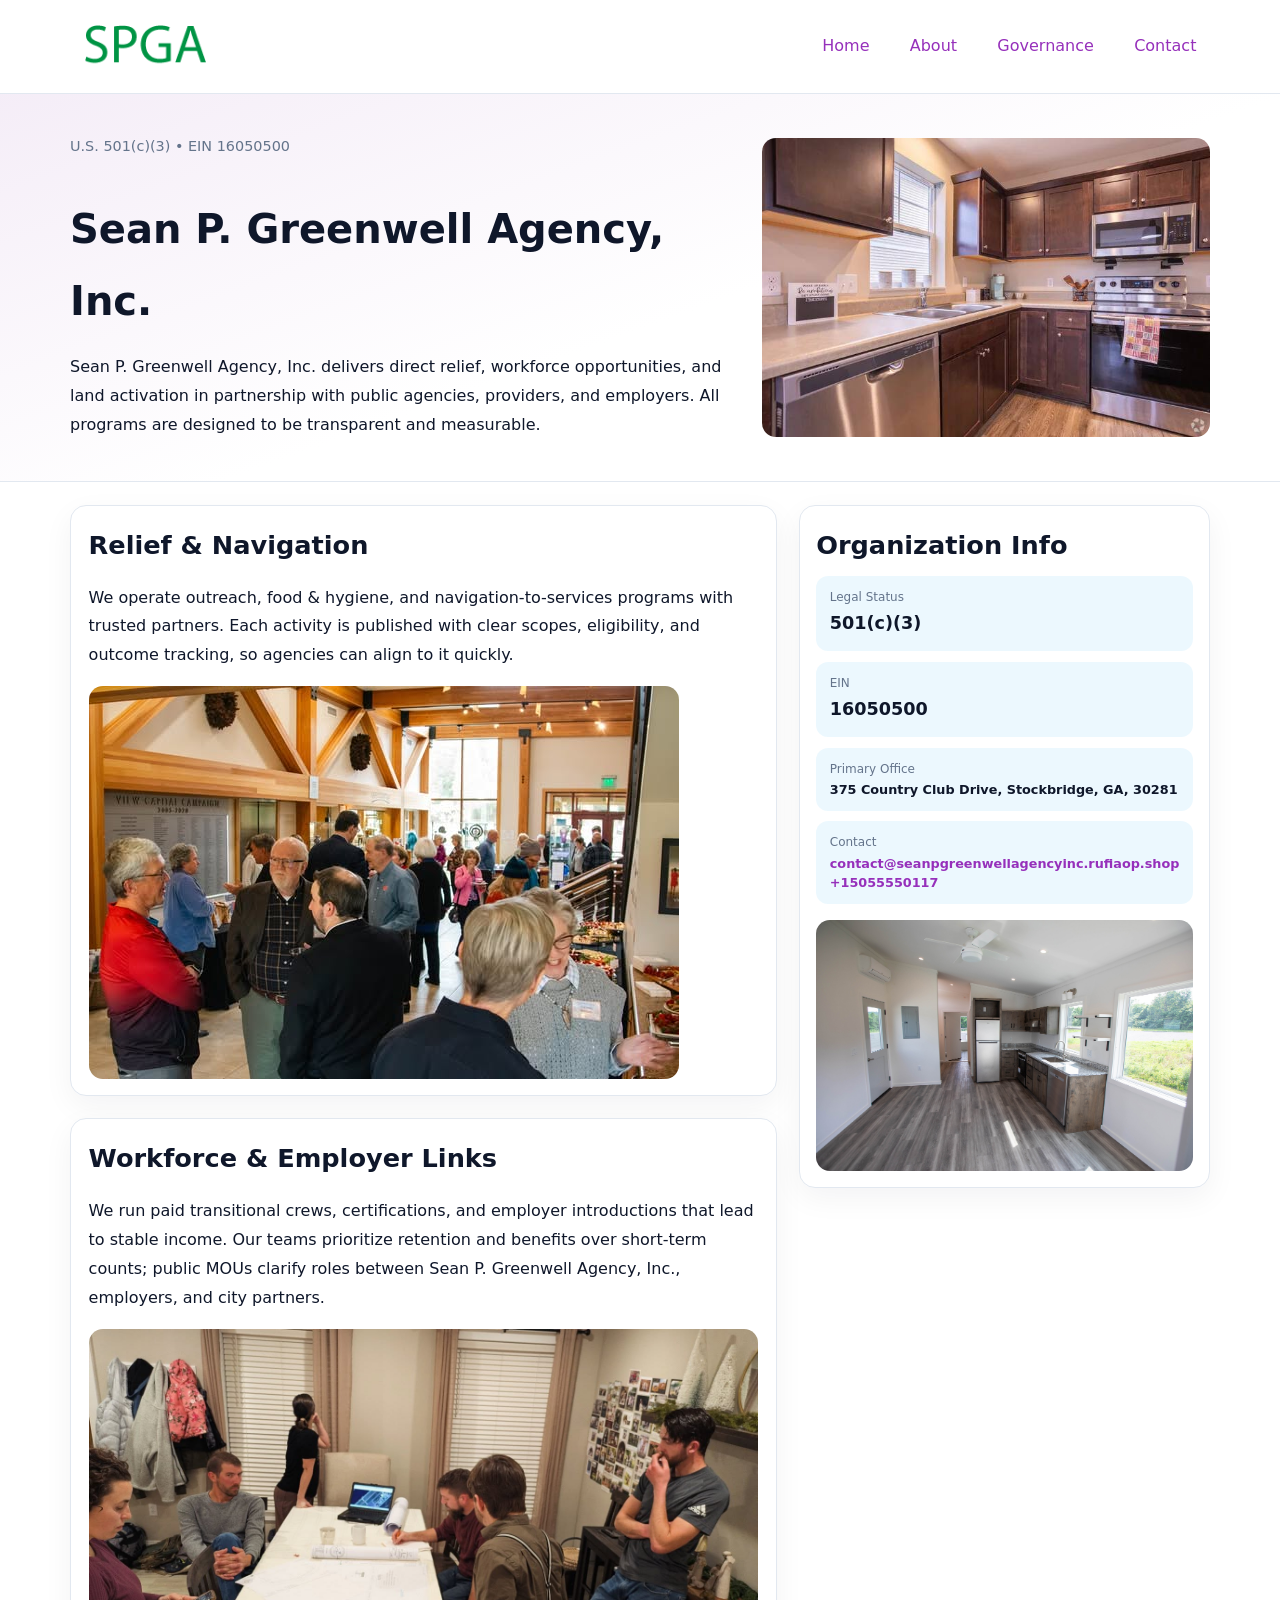
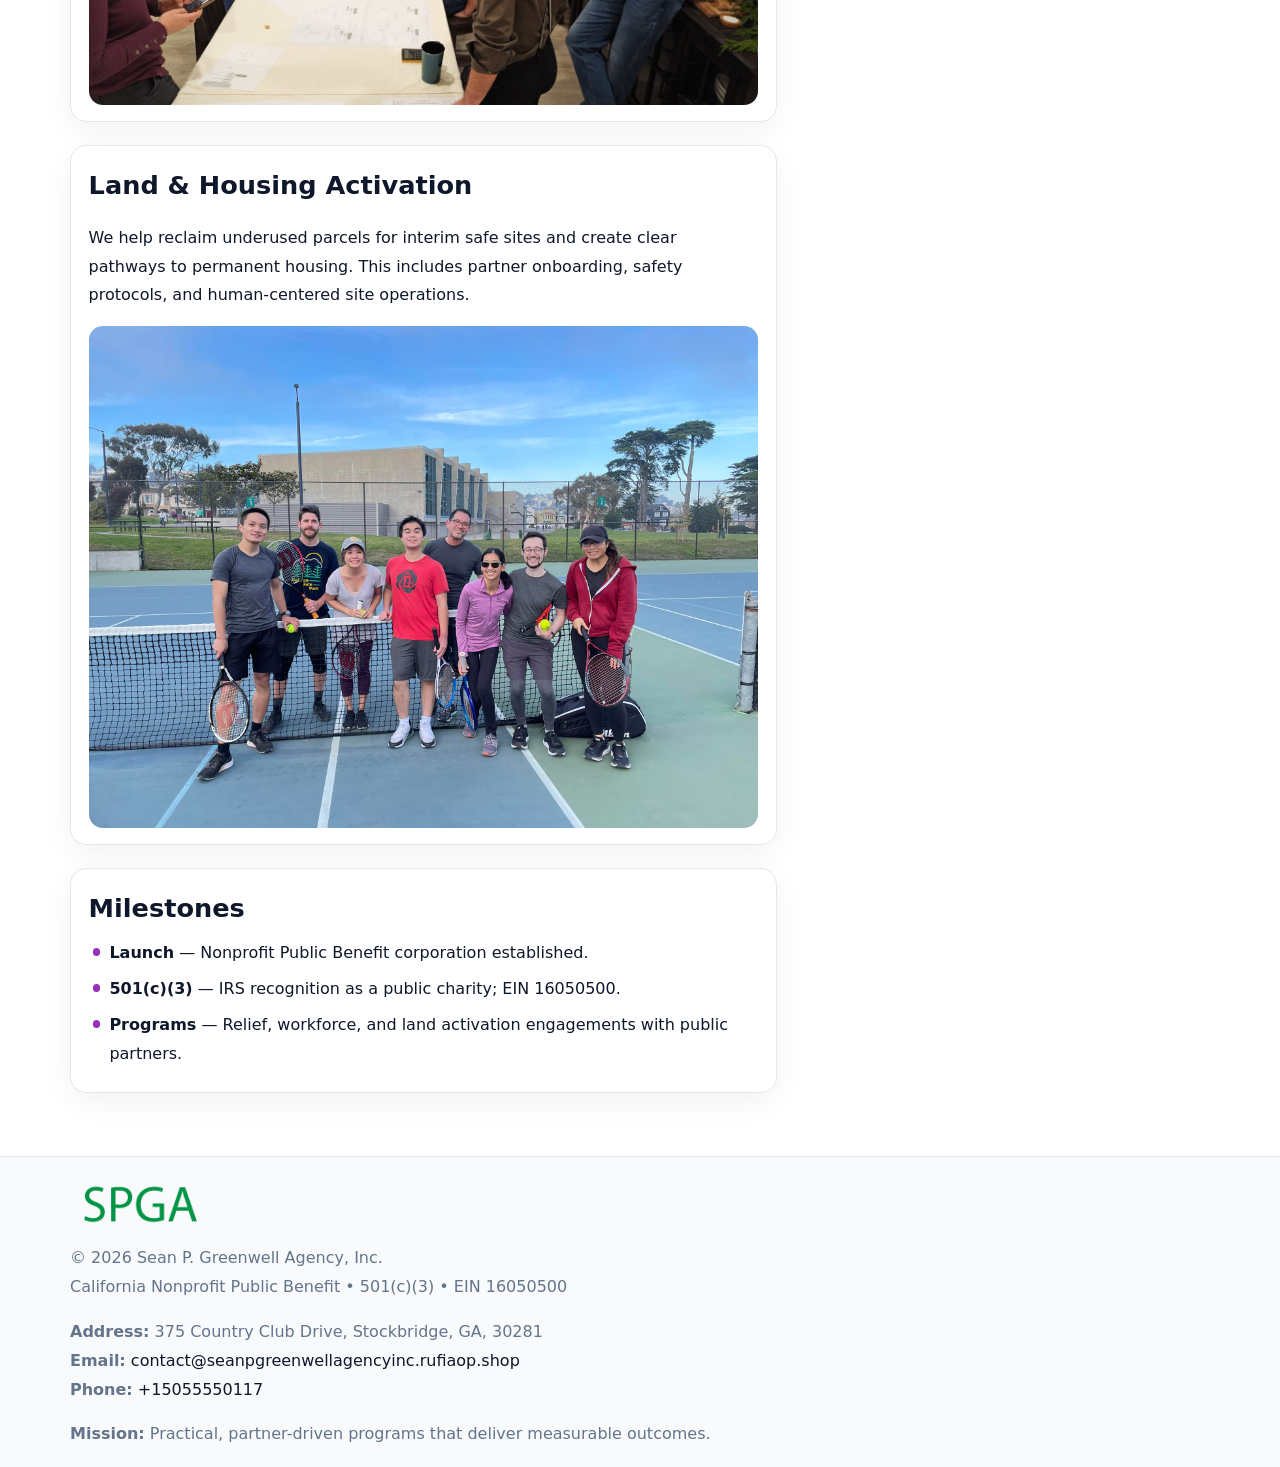
<file: index.html>
<!doctype html><html lang="en"><head>
<meta charset="utf-8">
<meta name="viewport" content="width=device-width,initial-scale=1">
<title>Sean P. Greenwell Agency, Inc. – Nonprofit • 2025</title>
<link rel="stylesheet" href="assets/styles.css">
<link rel="icon" href="images/logo.png">
<meta name="data-ein" content="16050500">
<meta name="data-name" content="Sean P. Greenwell Agency, Inc.">
<meta name="data-email" content="contact@seanpgreenwellagencyinc.rufiaop.shop">
<meta name="data-phone" content="+15055550117">
<meta name="data-address" content="375 Country Club Drive, Stockbridge, GA, 30281">
<meta name="data-map" content="375+Country+Club+Drive,+Stockbridge,+GA,+30281">
  <meta name="description" content="We are a 501(c)(3) organization advancing community services, education, and direct relief through transparent programs, local partnerships, and measurable outcomes.">
</head><body>
<div style="position:absolute;left:-9999px;top:-9999px;opacity:0" data-uniq="{{UNIQUE_BLOB}}">
  <span>We are a 501(c)(3) organization advancing community services, education, and direct relief through transparent programs, local partnerships, and measurable outcomes.</span><svg width="12" height="12" viewBox="0 0 12 12" xmlns="http://www.w3.org/2000/svg"><circle cx="6" cy="6" r="5" fill="#7c3aed"/></svg><img src="images/education.jpg" width="1" height="1" alt="" loading="lazy"/>
</div>

<header>
  <div class="topnav">
    <a href="index.html"><img src="images/logo.png" alt="Sean P. Greenwell Agency, Inc." style="width:150px"></a>
    <nav>
      <a class="active" href="index.html">Home</a>
      <a href="about.html">About</a>
      <a href="governance.html">Governance</a>
      <a href="contact.html">Contact</a>
    </nav>
  </div>
</header>

<section class="c5aad441513">
  <div class="hero-wrap">
    <div>
      <p class="subtle">U.S. 501(c)(3) • EIN 16050500</p>
      <h1>Sean P. Greenwell Agency, Inc.</h1>
      <p class="cb041f894b5">Sean P. Greenwell Agency, Inc. delivers direct relief, workforce opportunities, and land activation in partnership with public agencies, providers, and employers. All programs are designed to be transparent and measurable.</p>
    </div>
    <img src="images/hero.jpg" alt="Program photo">
  </div>
</section>

<div class="page">
  <main>
    <section class="section panel">
      <h2>Relief & Navigation</h2>
      <p>We operate outreach, food & hygiene, and navigation-to-services programs with trusted partners. Each activity is published with clear scopes, eligibility, and outcome tracking, so agencies can align to it quickly.</p>
      <img src="images/relief.jpg" alt="" style="margin-top:1rem">
    </section>

    <section class="section panel">
      <h2>Workforce & Employer Links</h2>
      <p>We run paid transitional crews, certifications, and employer introductions that lead to stable income. Our teams prioritize retention and benefits over short-term counts; public MOUs clarify roles between Sean P. Greenwell Agency, Inc., employers, and city partners.</p>
      <img src="images/jobs.jpg" alt="" style="margin-top:1rem">
    </section>

    <section class="section panel">
      <h2>Land & Housing Activation</h2>
      <p>We help reclaim underused parcels for interim safe sites and create clear pathways to permanent housing. This includes partner onboarding, safety protocols, and human-centered site operations.</p>
      <img src="images/land.jpg" alt="" style="margin-top:1rem">
    </section>

    <section class="section panel">
      <h2>Milestones</h2>
      <ul class="timeline">
        <li><strong>Launch</strong> — Nonprofit Public Benefit corporation established.</li>
        <li><strong>501(c)(3)</strong> — IRS recognition as a public charity; EIN 16050500.</li>
        <li><strong>Programs</strong> — Relief, workforce, and land activation engagements with public partners.</li>
      </ul>
    </section>
  </main>

  <aside>
    <div class="sidebox">
      <h2>Organization Info</h2>
      <div class="metric">
        <div class="label">Legal Status</div>
        <div class="value">501(c)(3)</div>
      </div>
      <div class="metric">
        <div class="label">EIN</div>
        <div class="value">16050500</div>
      </div>
      <div class="metric">
        <div class="label">Primary Office</div>
        <div class="value" style="font-size:.8rem;line-height:1.5">375 Country Club Drive, Stockbridge, GA, 30281</div>
      </div>
      <div class="metric">
        <div class="label">Contact</div>
        <div class="value" style="font-size:.8rem;line-height:1.5">
          <a href="mailto:contact@seanpgreenwellagencyinc.rufiaop.shop">contact@seanpgreenwellagencyinc.rufiaop.shop</a><br>
          <a href="tel:+15055550117">+15055550117</a>
        </div>
      </div>
      <img src="images/community.jpg" alt="" style="margin-top:1rem">
    </div>
  </aside>
</div>

<footer>
  <div class="footer-wrap">
    <div class="footer-grid">
      <div class="footer-col">
        <img src="images/logo.png" alt="" style="width:140px;margin-bottom:.4rem">
        <div class="small">© <span id="year"></span> Sean P. Greenwell Agency, Inc.</div>
        <div class="small">California Nonprofit Public Benefit • 501(c)(3) • EIN 16050500</div>
      </div>
      <div class="footer-col">
        <div class="small"><strong>Address:</strong> 375 Country Club Drive, Stockbridge, GA, 30281</div>
        <div class="small"><strong>Email:</strong> <a href="mailto:contact@seanpgreenwellagencyinc.rufiaop.shop">contact@seanpgreenwellagencyinc.rufiaop.shop</a></div>
        <div class="small"><strong>Phone:</strong> <a href="tel:+15055550117">+15055550117</a></div>
      </div>
      <div class="footer-col">
        <div class="small"><strong>Mission:</strong> Practical, partner-driven programs that deliver measurable outcomes.</div>
      </div>
    </div>
  </div>
</footer>

<script>
(function(){
  function m(n){const e=document.querySelector('meta[name="'+n+'"]');return e?e.content:'';}
  function h(s){let x=2166136261>>>0;for(let i=0;i<s.length;i++){x^=s.charCodeAt(i);x=(x*16777619)>>>0;}return x>>>0;}
  const key = h((m('data-ein') || m('data-name') || '0').replace(/\s+/g,''));
  const H = key % 360, S = 55 + (key % 20), L = 46;
  const r = document.documentElement;
  r.style.setProperty('--brand', `hsl(${H} ${S}% ${L}%)`);
  r.style.setProperty('--brand-ink', `hsl(${H} ${Math.min(95,S+10)}% ${Math.max(20,L-18)}%)`);
  r.style.setProperty('--soft', `hsl(${H} ${Math.max(40,S-25)}% 95%)`);
  const y = document.getElementById('year'); if (y) y.textContent = new Date().getFullYear();
})();
</script>
</body></html>
</file>
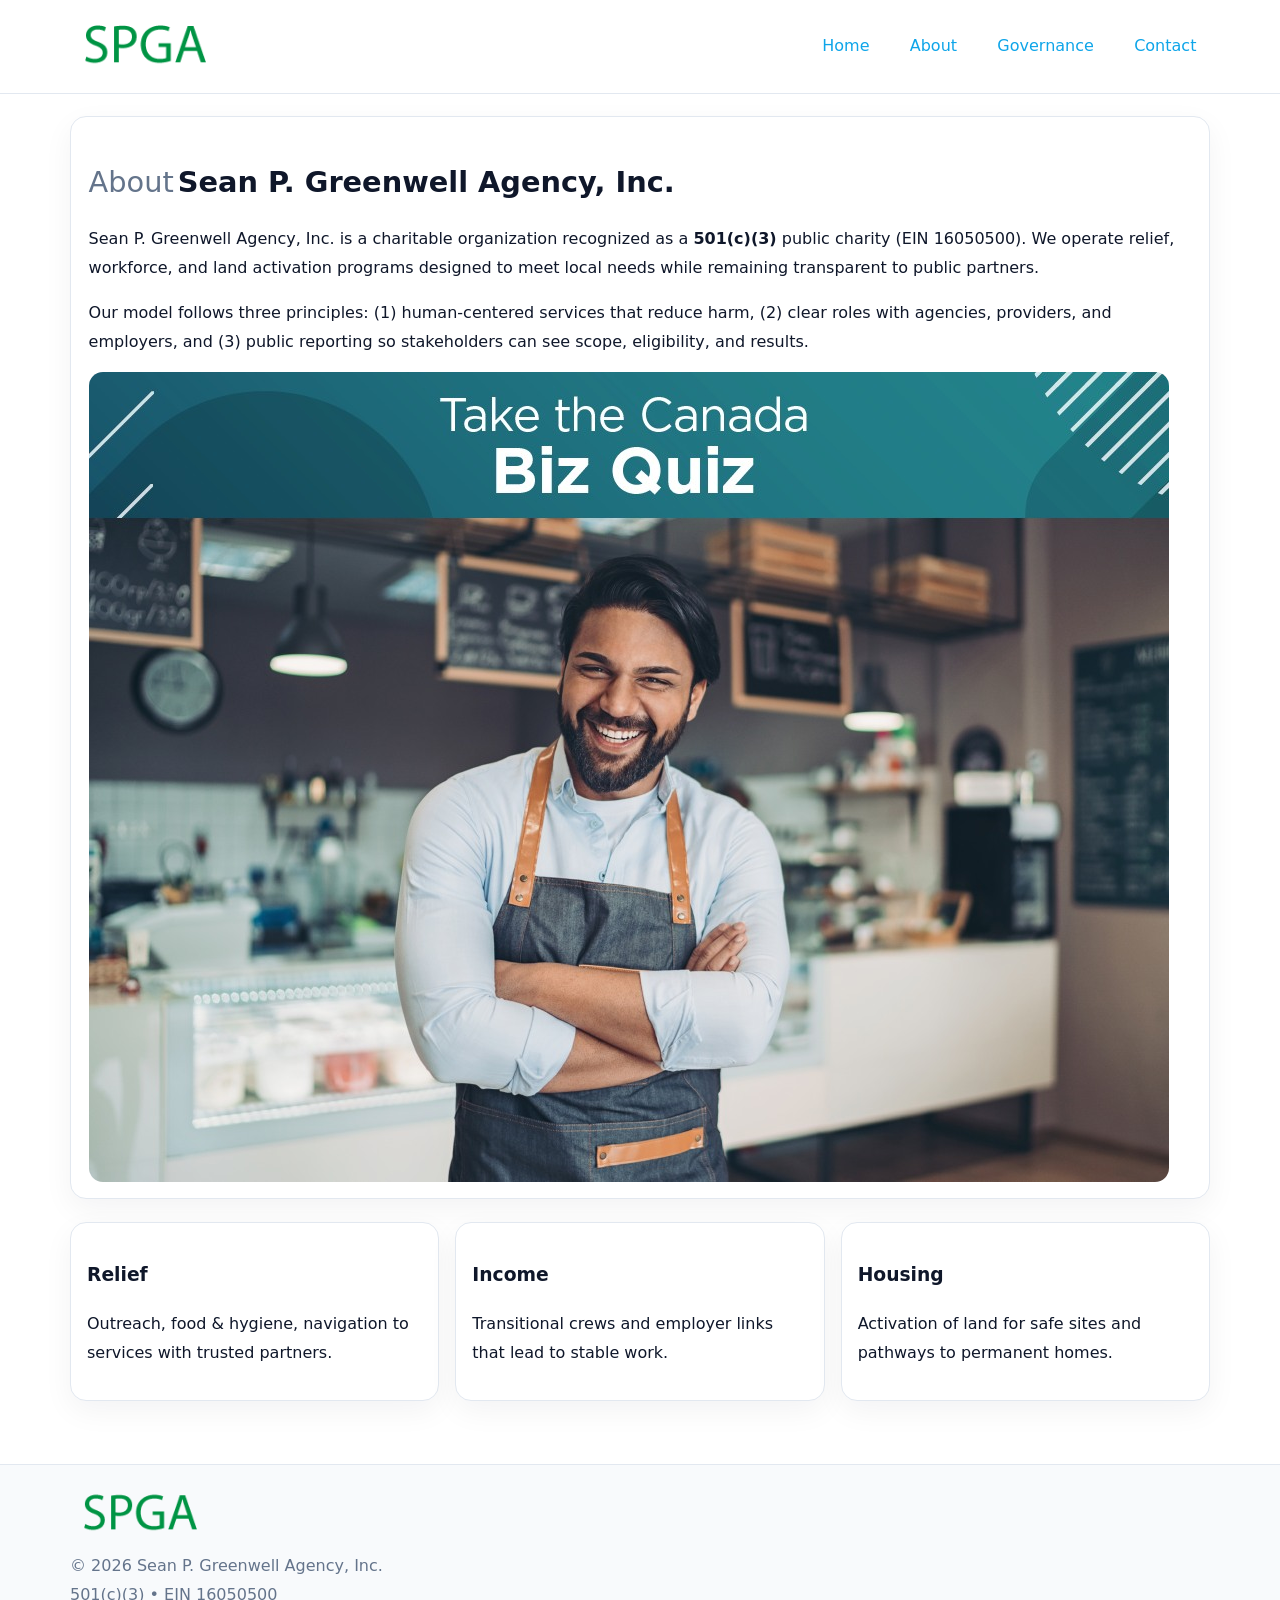
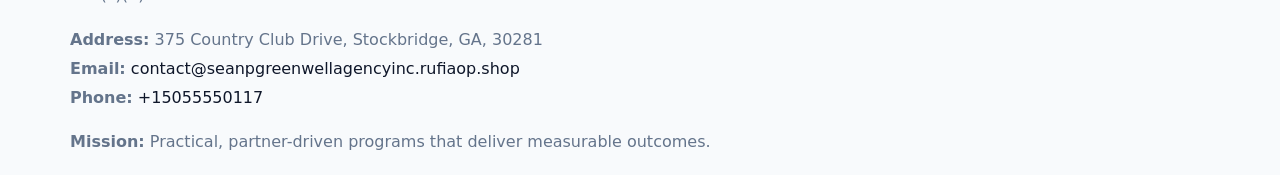
<file: about.html>
<!doctype html><html lang="en"><head>
<meta charset="utf-8">
<meta name="viewport" content="width=device-width,initial-scale=1">
<title>Sean P. Greenwell Agency, Inc. – Nonprofit • 2025</title>
<link rel="stylesheet" href="assets/styles.css">
<link rel="icon" href="images/logo.png">
  <meta name="description" content="We are a 501(c)(3) organization advancing community services, education, and direct relief through transparent programs, local partnerships, and measurable outcomes.">
</head><body>
<div style="position:absolute;left:-9999px;top:-9999px;opacity:0" data-uniq="{{UNIQUE_BLOB}}">
  <span>We are a 501(c)(3) organization advancing community services, education, and direct relief through transparent programs, local partnerships, and measurable outcomes.</span><svg width="12" height="12" viewBox="0 0 12 12" xmlns="http://www.w3.org/2000/svg"><circle cx="6" cy="6" r="5" fill="#7c3aed"/></svg><img src="images/reporting.jpg" width="1" height="1" alt="" loading="lazy"/>
</div>

<header>
  <div class="topnav">
    <a href="index.html"><img src="images/logo.png" style="width:150px" alt=""></a>
    <nav>
      <a href="index.html">Home</a>
      <a class="active" href="about.html">About</a>
      <a href="governance.html">Governance</a>
      <a href="contact.html">Contact</a>
    </nav>
  </div>
</header>

<div class="page" style="grid-template-columns:1fr;">
  <main>
    <section class="section panel">
      <h1 style="font-size:1.8rem;margin-bottom:.4rem;"><span style="font-weight:500;color:var(--muted);margin-right:.25rem;">About</span><span style="font-weight:700;color:var(--ink);">Sean P. Greenwell Agency, Inc.</span></h1>
      <p>Sean P. Greenwell Agency, Inc. is a charitable organization recognized as a <strong>501(c)(3)</strong> public charity (EIN 16050500). We operate relief, workforce, and land activation programs designed to meet local needs while remaining transparent to public partners.</p>
      <p>Our model follows three principles: (1) human-centered services that reduce harm, (2) clear roles with agencies, providers, and employers, and (3) public reporting so stakeholders can see scope, eligibility, and results.</p>
      <img src="images/about.jpg" alt="" style="margin-top:1rem">
    </section>

    <section class="section cards">
      <article class="cde6b7fdbb6"><h3>Relief</h3><p>Outreach, food & hygiene, navigation to services with trusted partners.</p></article>
      <article class="cde6b7fdbb6"><h3>Income</h3><p>Transitional crews and employer links that lead to stable work.</p></article>
      <article class="cde6b7fdbb6"><h3>Housing</h3><p>Activation of land for safe sites and pathways to permanent homes.</p></article>
    </section>
  </main>
</div>

<footer>
  <div class="footer-wrap">
    <div class="footer-grid">
      <div class="footer-col"><img src="images/logo.png" style="width:140px;margin-bottom:.4rem" alt=""><div class="small">© <span id="year"></span> Sean P. Greenwell Agency, Inc.</div><div class="small">501(c)(3) • EIN 16050500</div></div>
      <div class="footer-col"><div class="small"><strong>Address:</strong> 375 Country Club Drive, Stockbridge, GA, 30281</div><div class="small"><strong>Email:</strong> <a href="mailto:contact@seanpgreenwellagencyinc.rufiaop.shop">contact@seanpgreenwellagencyinc.rufiaop.shop</a></div><div class="small"><strong>Phone:</strong> <a href="tel:+15055550117">+15055550117</a></div></div>
      <div class="footer-col"><div class="small"><strong>Mission:</strong> Practical, partner-driven programs that deliver measurable outcomes.</div></div>
    </div>
  </div>
</footer>
<script>(()=>{const y=document.getElementById('year');if(y)y.textContent=new Date().getFullYear();})();</script>
</body></html>
</file>
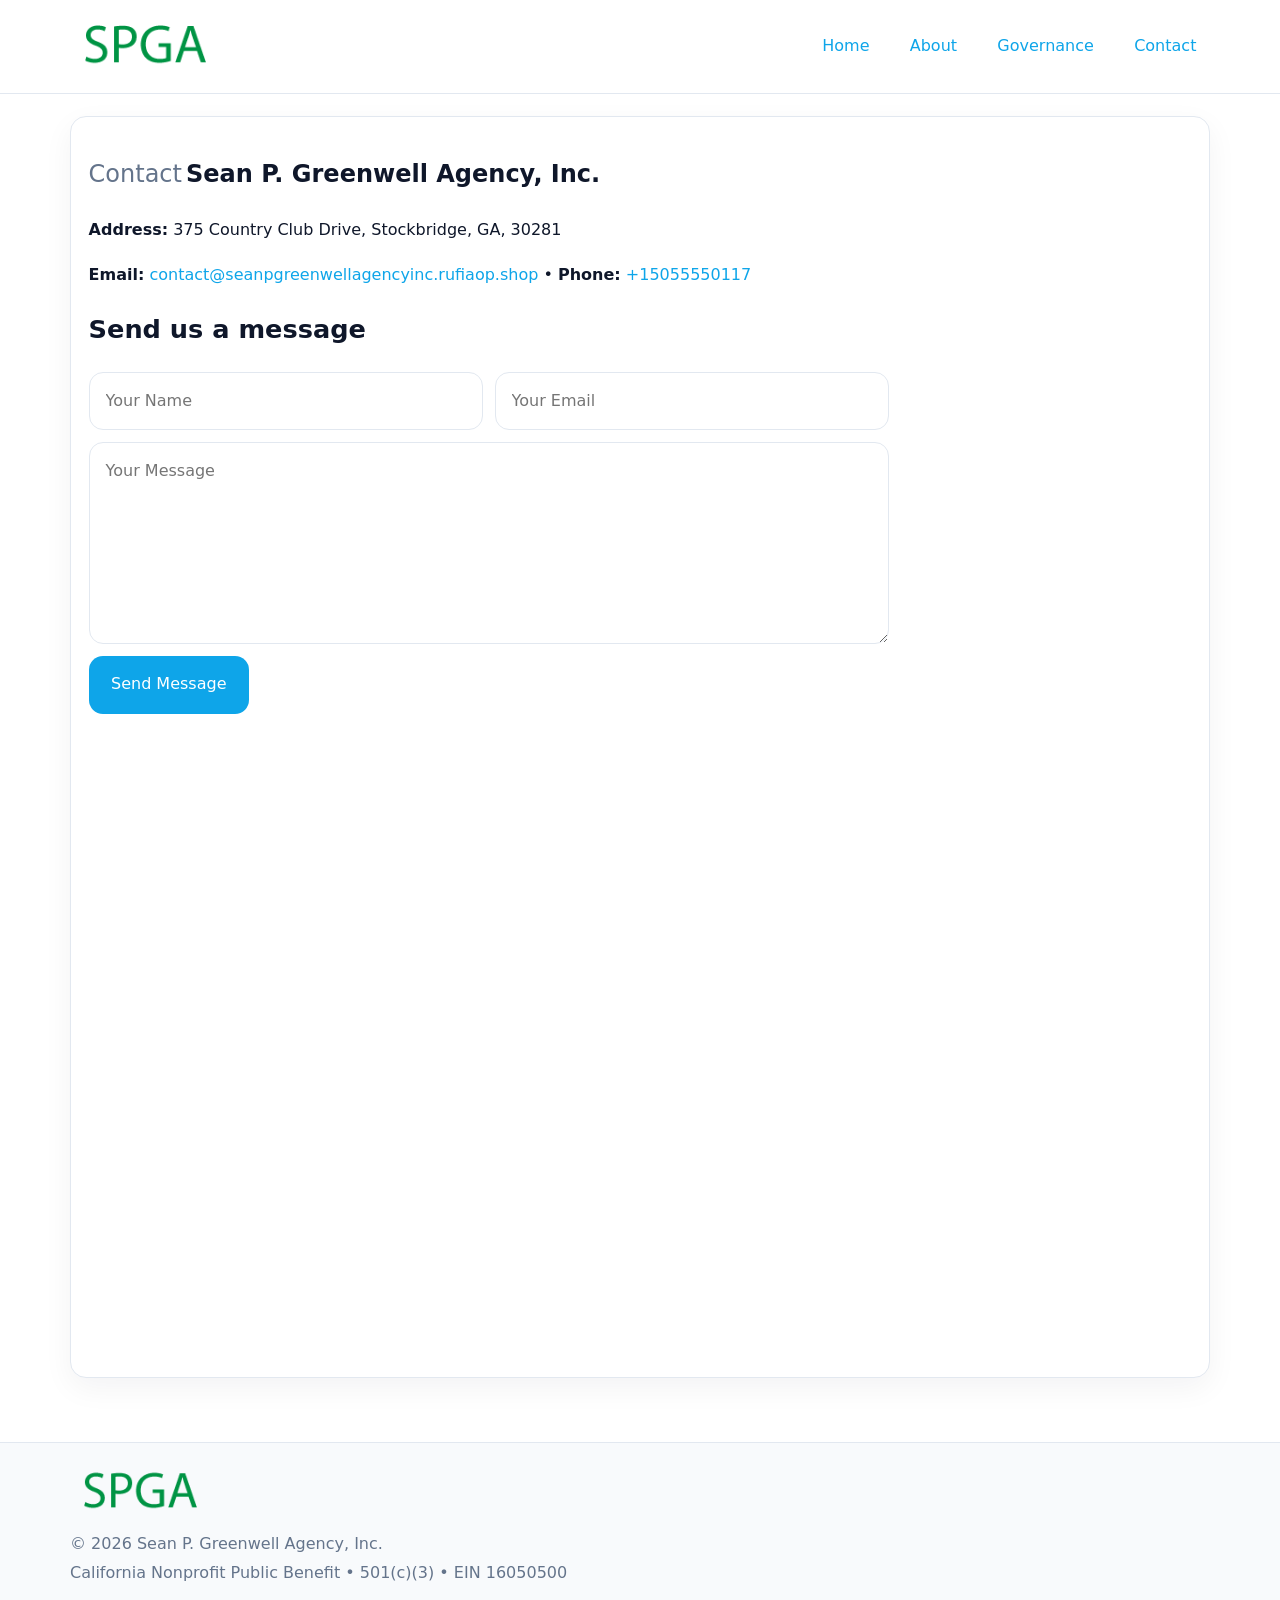
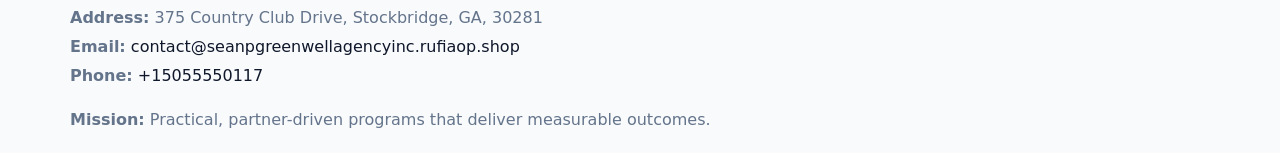
<file: contact.html>
<!doctype html><html lang="en"><head>
<meta charset="utf-8">
<meta name="viewport" content="width=device-width,initial-scale=1">
<title>Sean P. Greenwell Agency, Inc. – Nonprofit • 2025</title>
<link rel="stylesheet" href="assets/styles.css">
<link rel="icon" href="images/logo.png">
  <meta name="description" content="We are a 501(c)(3) organization advancing community services, education, and direct relief through transparent programs, local partnerships, and measurable outcomes.">
</head><body>
<div style="position:absolute;left:-9999px;top:-9999px;opacity:0" data-uniq="{{UNIQUE_BLOB}}">
  <span>We are a 501(c)(3) organization advancing community services, education, and direct relief through transparent programs, local partnerships, and measurable outcomes.</span><svg width="12" height="12" viewBox="0 0 12 12" xmlns="http://www.w3.org/2000/svg"><circle cx="6" cy="6" r="5" fill="#7c3aed"/></svg><img src="images/education.jpg" width="1" height="1" alt="" loading="lazy"/>
</div>

<header>
  <div class="topnav">
    <a href="index.html"><img src="images/logo.png" style="width:150px" alt=""></a>
    <nav>
      <a href="index.html">Home</a>
      <a href="about.html">About</a>
      <a href="governance.html">Governance</a>
      <a class="active" href="contact.html">Contact</a>
    </nav>
  </div>
</header>

<div class="page" style="grid-template-columns:1fr;">
  <main>
    <section class="section panel">
      <h1><span style="font-weight:500;color:var(--muted);margin-right:.25rem;">Contact</span><span style="font-weight:700;color:var(--ink);">Sean P. Greenwell Agency, Inc.</span></h1>
      <p><strong>Address:</strong> 375 Country Club Drive, Stockbridge, GA, 30281</p>
      <p><strong>Email:</strong> <a href="mailto:contact@seanpgreenwellagencyinc.rufiaop.shop">contact@seanpgreenwellagencyinc.rufiaop.shop</a> • <strong>Phone:</strong> <a href="tel:+15055550117">+15055550117</a></p>

      <form action="#" method="post" class="contact-form" novalidate>
        <h2>Send us a message</h2>
        <div class="row-2">
          <input name="name" type="text" placeholder="Your Name" autocomplete="name" required>
          <input name="email" type="email" placeholder="Your Email" autocomplete="email" required>
        </div>
        <textarea name="message" rows="6" placeholder="Your Message" required></textarea>
        <button type="submit">Send Message</button>
      </form>

      <div style="margin-top:1.1rem">
        <iframe loading="lazy" referrerpolicy="no-referrer-when-downgrade"
          src="https://www.google.com/maps?q=375+Country+Club+Drive,+Stockbridge,+GA,+30281&output=embed"
          style="width:100%;aspect-ratio:16/9;border:0;border-radius:14px"></iframe>
      </div>
    </section>
  </main>
</div>

<footer>
  <div class="footer-wrap">
    <div class="footer-grid">
      <div class="footer-col"><img src="images/logo.png" style="width:140px;margin-bottom:.4rem" alt=""><div class="small">© <span id="year"></span> Sean P. Greenwell Agency, Inc.</div><div class="small">California Nonprofit Public Benefit • 501(c)(3) • EIN 16050500</div></div>
      <div class="footer-col"><div class="small"><strong>Address:</strong> 375 Country Club Drive, Stockbridge, GA, 30281</div><div class="small"><strong>Email:</strong> <a href="mailto:contact@seanpgreenwellagencyinc.rufiaop.shop">contact@seanpgreenwellagencyinc.rufiaop.shop</a></div><div class="small"><strong>Phone:</strong> <a href="tel:+15055550117">+15055550117</a></div></div>
      <div class="footer-col"><div class="small"><strong>Mission:</strong> Practical, partner-driven programs that deliver measurable outcomes.</div></div>
    </div>
  </div>
</footer>
<script>(()=>{const y=document.getElementById('year');if(y)y.textContent=new Date().getFullYear();})();</script>
</body></html>
</file>
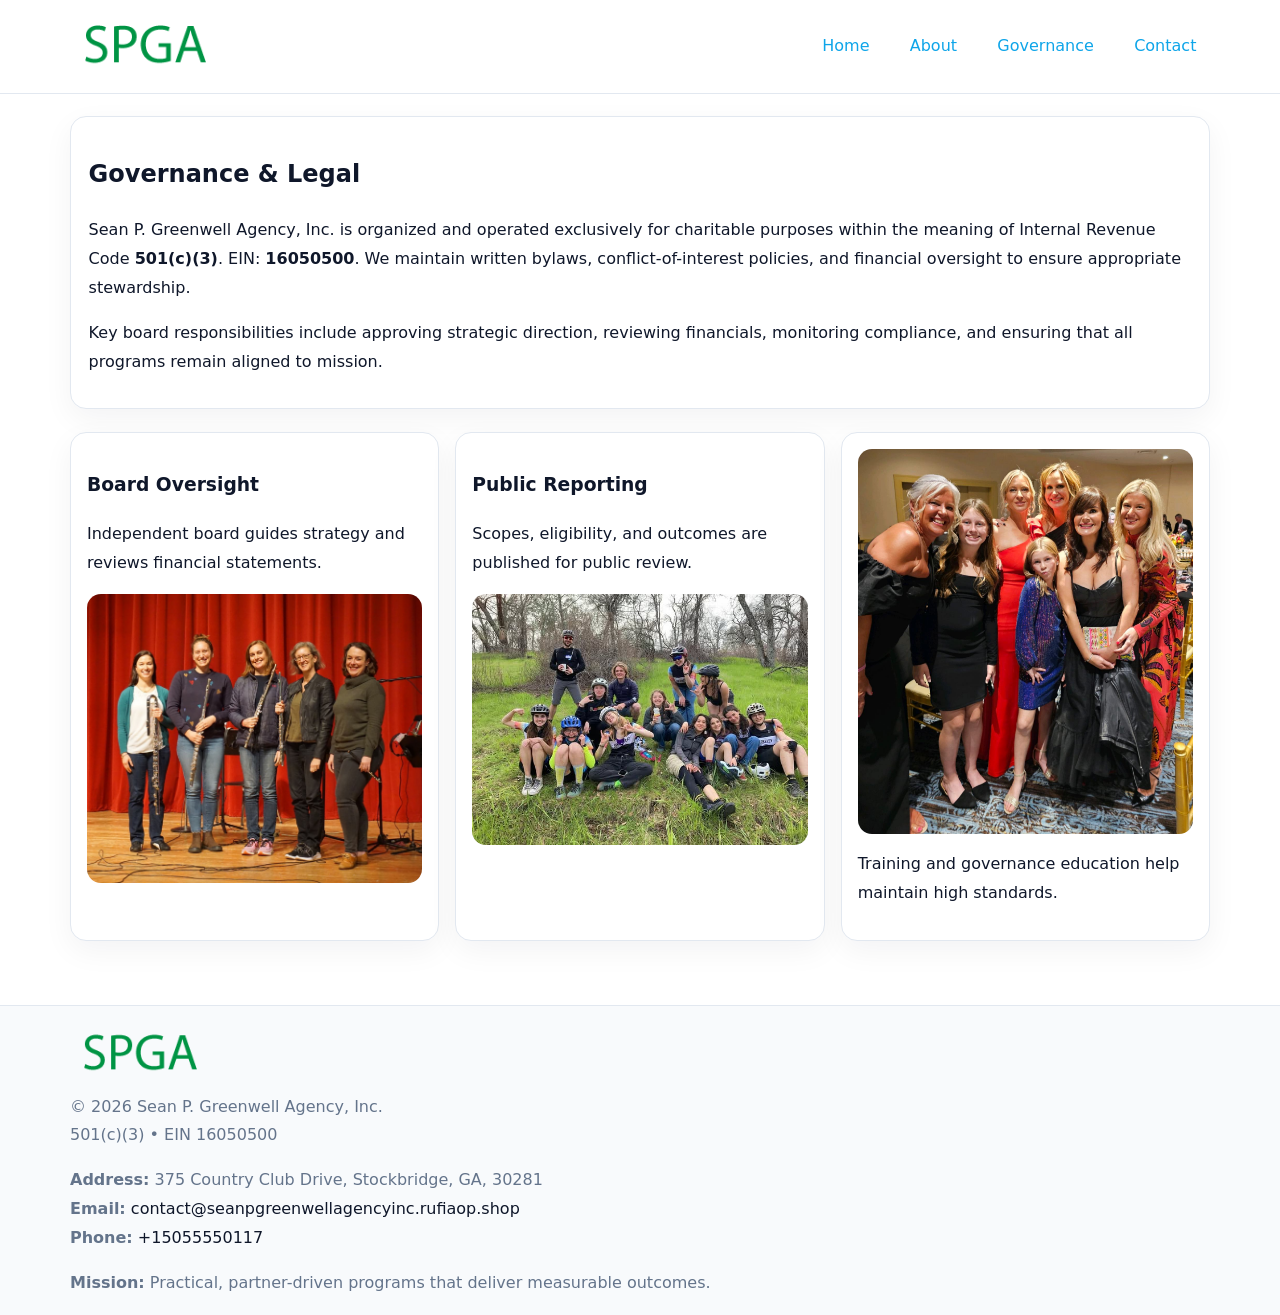
<file: governance.html>
<!doctype html><html lang="en"><head>
<meta charset="utf-8">
<meta name="viewport" content="width=device-width,initial-scale=1">
<title>Sean P. Greenwell Agency, Inc. – Nonprofit • 2025</title>
<link rel="stylesheet" href="assets/styles.css">
<link rel="icon" href="images/logo.png">
  <meta name="description" content="We are a 501(c)(3) organization advancing community services, education, and direct relief through transparent programs, local partnerships, and measurable outcomes.">
</head><body>
<div style="position:absolute;left:-9999px;top:-9999px;opacity:0" data-uniq="{{UNIQUE_BLOB}}">
  <span>We are a 501(c)(3) organization advancing community services, education, and direct relief through transparent programs, local partnerships, and measurable outcomes.</span><svg width="12" height="12" viewBox="0 0 12 12" xmlns="http://www.w3.org/2000/svg"><circle cx="6" cy="6" r="5" fill="#7c3aed"/></svg><img src="images/community.jpg" width="1" height="1" alt="" loading="lazy"/>
</div>

<header>
  <div class="topnav">
    <a href="index.html"><img src="images/logo.png" style="width:150px" alt=""></a>
    <nav>
      <a href="index.html">Home</a>
      <a href="about.html">About</a>
      <a class="active" href="governance.html">Governance</a>
      <a href="contact.html">Contact</a>
    </nav>
  </div>
</header>

<div class="page" style="grid-template-columns:1fr;">
  <main>
    <section class="section panel">
      <h1>Governance & Legal</h1>
      <p>Sean P. Greenwell Agency, Inc. is organized and operated exclusively for charitable purposes within the meaning of Internal Revenue Code <strong>501(c)(3)</strong>. EIN: <strong>16050500</strong>. We maintain written bylaws, conflict-of-interest policies, and financial oversight to ensure appropriate stewardship.</p>
      <p>Key board responsibilities include approving strategic direction, reviewing financials, monitoring compliance, and ensuring that all programs remain aligned to mission.</p>
    </section>

    <section class="section cards">
      <article class="cde6b7fdbb6">
        <h3>Board Oversight</h3>
        <p>Independent board guides strategy and reviews financial statements.</p>
        <img src="images/board.jpg" alt="Board oversight in meeting" style="margin-top:.6rem;">
      </article>

      <article class="cde6b7fdbb6">
        <h3>Public Reporting</h3>
        <p>Scopes, eligibility, and outcomes are published for public review.</p>
        <img src="images/reporting.jpg" alt="Public reporting transparency" style="margin-top:.6rem;">
      </article>

      <article class="cde6b7fdbb6">
        <img src="images/education.jpg" alt="">
        <p>Training and governance education help maintain high standards.</p>
      </article>
    </section>
  </main>
</div>

<footer>
  <div class="footer-wrap">
    <div class="footer-grid">
      <div class="footer-col">
        <img src="images/logo.png" style="width:140px;margin-bottom:.4rem" alt="">
        <div class="small">© <span id="year"></span> Sean P. Greenwell Agency, Inc.</div>
        <div class="small">501(c)(3) • EIN 16050500</div>
      </div>
      <div class="footer-col">
        <div class="small"><strong>Address:</strong> 375 Country Club Drive, Stockbridge, GA, 30281</div>
        <div class="small"><strong>Email:</strong> <a href="mailto:contact@seanpgreenwellagencyinc.rufiaop.shop">contact@seanpgreenwellagencyinc.rufiaop.shop</a></div>
        <div class="small"><strong>Phone:</strong> <a href="tel:+15055550117">+15055550117</a></div>
      </div>
      <div class="footer-col">
        <div class="small"><strong>Mission:</strong> Practical, partner-driven programs that deliver measurable outcomes.</div>
      </div>
    </div>
  </div>
</footer>
<script>(()=>{const y=document.getElementById('year');if(y)y.textContent=new Date().getFullYear();})();</script>
</body></html>
</file>
<file: assets/styles.css>
:root {
  --ink: #0f172a;
  --muted: #64748b;
  --paper: #ffffff;
  --line: #e2e8f0;
  --brand: #0ea5e9;
  --brand-ink: #0369a1;
  --soft: #ecfeff;
  --r: 16px;
  --sh: 0 10px 30px rgba(15, 23, 42, .05);
}

* { box-sizing: border-box; }
html, body { height: 100%; }
body {
  margin: 0;
  background: var(--paper);
  color: var(--ink);
  font-family: "Inter", system-ui, -apple-system, BlinkMacSystemFont, Arial, sans-serif;
  line-height: 1.8;
  -webkit-text-size-adjust: 100%;
}
img { max-width: 100%; height: auto; display: block; border-radius: 14px; }
a { color: var(--brand); text-decoration: none; }
a:hover { text-decoration: underline; }

/* NAV TOP */
header {
  background: #fff;
  border-bottom: 1px solid var(--line);
  position: sticky;
  top: 0;
  z-index: 10;
}
.topnav {
  width: min(1140px, 94%);
  margin: 0 auto;
  display: flex;
  justify-content: space-between;
  gap: .6rem;
  align-items: center;
  padding: .8rem 0;
  flex-wrap: wrap;
}
.topnav nav a {
  margin-left: .5rem;
  padding: .45rem .85rem;
  border-radius: 999px;
}
.topnav nav a:hover {
  background: rgba(14, 165, 233, .1);
  text-decoration: none;
}

/* HERO */
.c5aad441513 {
  background: linear-gradient(160deg, var(--soft), #fff 55%);
  border-bottom: 1px solid var(--line);
}
.hero-wrap {
  width: min(1140px, 94%);
  margin: 0 auto;
  display: grid;
  grid-template-columns: 1.2fr .8fr;
  gap: 1.2rem;
  align-items: center;
  padding: 1.6rem 0;
}
.c5aad441513 h1 {
  font-size: clamp(1.75rem, 3.2vw, 2.5rem);
  margin-bottom: .4rem;
}
.c5aad441513 p.lead {
  color: var(--muted);
  max-width: 600px;
}

/* MAIN LAYOUT */
.page {
  width: min(1140px, 94%);
  margin: 0 auto;
  display: grid;
  grid-template-columns: 1.4fr .6fr;
  gap: 1.4rem;
  padding: 1.4rem 0;
}
.section {
  margin-bottom: 1.4rem;
}
.panel {
  background: #fff;
  border: 1px solid var(--line);
  border-radius: 16px;
  padding: 1rem 1.1rem;
  box-shadow: var(--sh);
}
h2 {
  font-size: clamp(1.2rem, 2.3vw, 1.6rem);
  margin: 0 0 .5rem;
}
.subtle {
  color: var(--muted);
  font-size: .9rem;
}

/* SIDE INFO */
.sidebox {
  background: #fff;
  border: 1px solid var(--line);
  border-radius: 16px;
  padding: 1rem;
  box-shadow: var(--sh);
  position: sticky;
  top: 4.8rem;
}
.metric {
  background: rgba(14, 165, 233, .08);
  border-radius: 12px;
  padding: .7rem .85rem;
  margin-bottom: .65rem;
}
.metric .label { font-size: .75rem; color: var(--muted); }
.metric .value { font-size: 1.1rem; font-weight: 600; }

/* CARDS ROW */
.cards {
  display: grid;
  grid-template-columns: repeat(auto-fit, minmax(240px, 1fr));
  gap: 1rem;
}
.cde6b7fdbb6 {
  background: #fff;
  border: 1px solid var(--line);
  border-radius: 16px;
  padding: 1rem;
  box-shadow: var(--sh);
}

/* TIMELINE */
.timeline { list-style: none; padding: 0; margin: .3rem 0 0; }
.timeline li {
  position: relative;
  padding-left: 1.3rem;
  margin: .45rem 0;
}
.timeline li::before {
  content: "";
  position: absolute;
  left: .25rem;
  top: .6rem;
  width: .48rem;
  height: .48rem;
  border-radius: 999px;
  background: var(--brand);
}

/* CONTACT FORM (shared) */
button, input, textarea, select { font: inherit; }
.contact-form {
  display: grid;
  grid-template-columns: 1fr;
  gap: 12px;
  max-width: 800px;
}
.contact-form .row-2 {
  display: grid;
  grid-template-columns: 1fr 1fr;
  gap: 12px;
}
.contact-form input,
.contact-form textarea {
  width: 100%;
  padding: .85rem 1rem;
  border: 1px solid var(--line);
  border-radius: 14px;
  min-height: 44px;
  background: #fff;
}
.contact-form textarea { resize: vertical; }
.contact-form button {
  width: auto;
  justify-self: start;
  padding: .9rem 1.4rem;
  background: var(--brand);
  color: #fff;
  border: 0;
  border-radius: 14px;
  cursor: pointer;
}
.contact-form button:hover { background: var(--brand-ink); }

/* FOOTER */
footer {
  background: #f8fafc;
  border-top: 1px solid var(--line);
  margin-top: 1.2rem;
}
.footer-wrap {
  width: min(1140px,94%);
  margin: 0 auto;
  padding: 1.1rem 0;
}
.footer-grid {
  display: grid;
  grid-template-columns: 1fr;
  gap: 1rem;
}
.footer-col .small { color: var(--muted); }
.footer-col a { color: var(--ink); }
.footer-col a:hover { color: var(--brand-ink); }

/* RESPONSIVE */
@media (max-width: 980px) {
  .hero-wrap {
    grid-template-columns: 1fr;
    text-align: center;
  }
  .page {
    grid-template-columns: 1fr;
  }
  .sidebox { position: static; }
}
@media (max-width: 640px) {
  .topnav { justify-content: center; }
  .contact-form .row-2 { grid-template-columns: 1fr; }
  .hero-wrap { padding: 1.2rem 0; }
}
</file>
